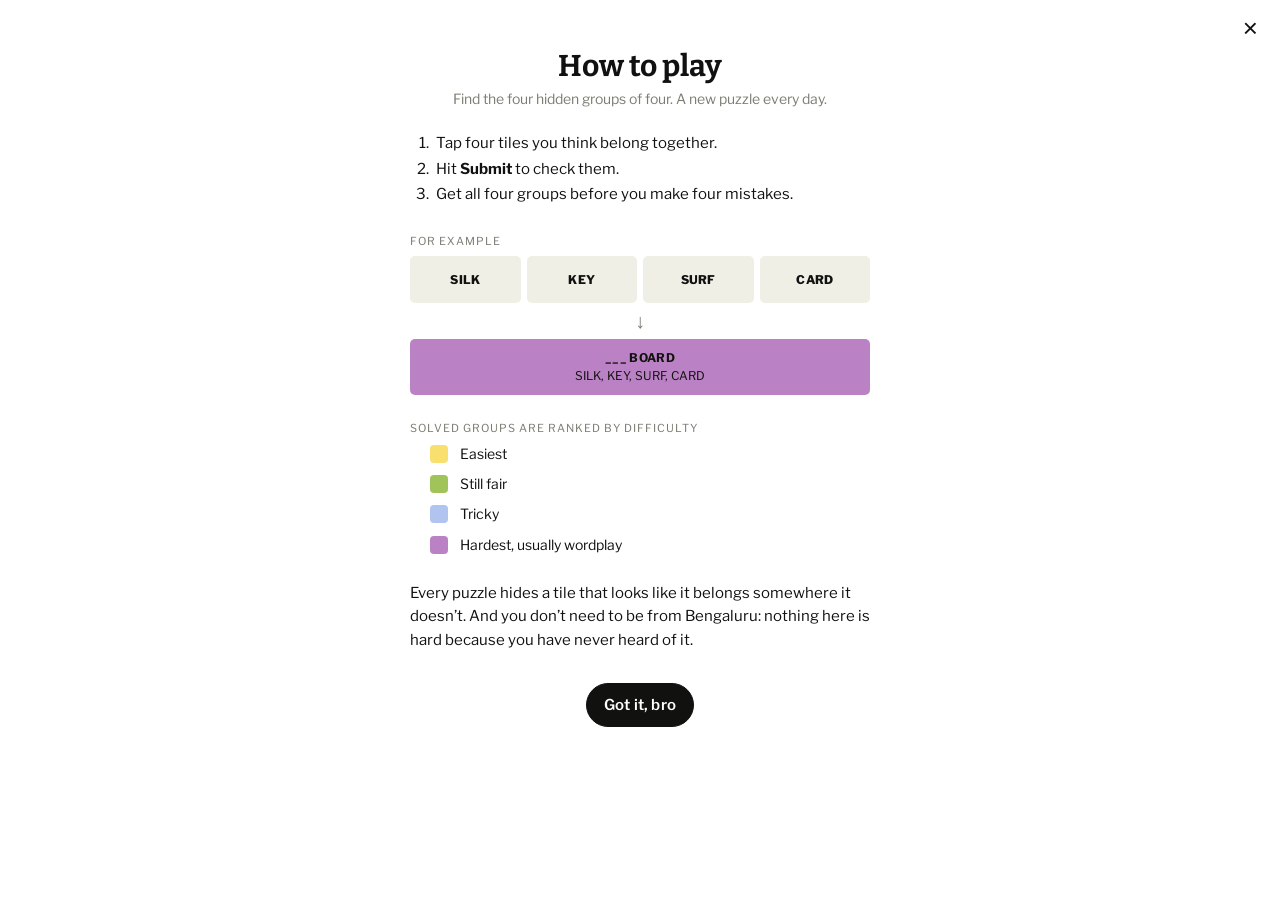
<file: index.html>
<!doctype html>
<html lang="en">
<head>
<meta charset="utf-8">
<meta name="viewport" content="width=device-width,initial-scale=1,viewport-fit=cover">
<title>Namma Konnecshuns</title>
<meta name="description" content="A Bengaluru and Karnataka edition of Connections. Find four groups of four.">
<link rel="preconnect" href="https://fonts.googleapis.com">
<link rel="preconnect" href="https://fonts.gstatic.com" crossorigin>
<link href="https://fonts.googleapis.com/css2?family=Bitter:wght@700;800&family=Libre+Franklin:wght@400;500;600;700;800&display=swap" rel="stylesheet">
<link rel="stylesheet" href="style.css">
</head>
<body>

<header>
  <div class="brand">
    <div class="wordmark"><span class="namma">Namma</span> Konnecshuns</div>
    <div class="date" id="today"></div>
  </div>
  <div class="hbtns">
    <button class="icon-btn" id="howBtn">How to play</button>
    <button class="icon-btn" id="archBtn">Archive</button>
  </div>
</header>

<main>
  <div class="tagline">Create four groups of four!</div>
  <div class="puzzle-name" id="playing"></div>
  <div class="hint" id="hint">Tap four tiles that go together, then hit Submit.</div>

  <div id="board">
    <div id="solved"></div>
    <div id="grid"></div>
  </div>

  <div class="mistakes">
    <span>Mistakes remaining:</span>
    <span id="dots" style="display:flex;gap:8px"></span>
  </div>

  <div class="controls">
    <button class="btn" id="shuffle">Shuffle</button>
    <button class="btn" id="deselect">Deselect all</button>
    <button class="btn filled" id="submit">Submit</button>
  </div>
</main>

<div id="toast"></div>

<!-- how to play -->
<div class="overlay" id="how">
  <button class="close-x" data-close>&times;</button>
  <div class="sheet">
    <h2>How to play</h2>
    <div class="sub">Find the four hidden groups of four. A new puzzle every day.</div>

    <ol class="steps">
      <li>Tap four tiles you think belong together.</li>
      <li>Hit <b>Submit</b> to check them.</li>
      <li>Get all four groups before you make four mistakes.</li>
    </ol>

    <div class="eg-label">For example</div>
    <div class="demo">
      <div class="demo-row">
        <div class="t">SILK</div><div class="t">KEY</div><div class="t">SURF</div><div class="t">CARD</div>
      </div>
      <div class="demo-arrow">&darr;</div>
      <div class="demo-solved lv3">
        <b>___ BOARD</b>
        <span>SILK, KEY, SURF, CARD</span>
      </div>
    </div>

    <div class="eg-label">Solved groups are ranked by difficulty</div>
    <ul class="legend">
      <li><span class="swatch lv0"></span> Easiest</li>
      <li><span class="swatch lv1"></span> Still fair</li>
      <li><span class="swatch lv2"></span> Tricky</li>
      <li><span class="swatch lv3"></span> Hardest, usually wordplay</li>
    </ul>

    <p>Every puzzle hides a tile that looks like it belongs somewhere it doesn&rsquo;t. And you don&rsquo;t need to be from Bengaluru: nothing here is hard because you have never heard of it.</p>

    <button class="btn filled" data-close style="margin-top:16px">Got it, bro</button>
  </div>
</div>

<!-- archive -->
<div class="overlay" id="archive">
  <button class="close-x" data-close>&times;</button>
  <div class="sheet">
    <h2>Archive</h2>
    <div class="sub">Every past day is playable. Finish today&rsquo;s, then work backwards. Each day saves separately on this device.</div>
    <div class="plist" id="plist"></div>
  </div>
</div>

<!-- results -->
<div class="overlay" id="results">
  <button class="close-x" data-close>&times;</button>
  <div class="sheet">
    <h2 id="resTitle"></h2>
    <div class="sub" id="resSub"></div>
    <div class="emoji-grid" id="emojiGrid"></div>
    <div style="display:flex;flex-direction:column;gap:10px;align-items:center">
      <button class="btn filled" id="shareBtn">Share results</button>
      <button class="btn" id="nextBtn">Next puzzle</button>
      <button class="btn" id="replayBtn">Replay this one</button>
      <button class="btn" data-close style="border:none;text-decoration:underline">Back to board</button>
    </div>
  </div>
</div>

<script src="puzzles.js"></script>
<script src="app.js"></script>
</body>
</html>
</file>
<file: style.css>
/* Namma Konnecshuns - light is the home theme; dark is a full second palette. */
:root{
  /* category colours are the game's identity - identical in both themes */
  --yellow:#f9df6d;
  --green:#a0c35a;
  --blue:#b0c4ef;
  --purple:#ba81c5;
  --on-cat:#12120f;

  --bg:#fff;
  --ink:#111110;
  --muted:#7c7c72;
  --line:#dcdcd4;
  --tile:#efefe6;
  --tile-hover:#e5e5da;
  --selected:#5a594e;
  --sel-ink:#fff;
  --btn-hover:#f2f2ec;
  --disabled:#c3c3bb;
  --accent:#d3492f;
  --ok:#3f7d1f;
  --bad:#b03030;
  --board:624px;
}
:root:not([data-theme="light"]) { color-scheme:light }
@media (prefers-color-scheme:dark){
  :root:not([data-theme="light"]){
    --bg:#121214;
    --ink:#eceae4;
    --muted:#8d8d85;
    --line:#2c2c30;
    --tile:#2c2c2f;
    --tile-hover:#3a3a3e;
    --selected:#6f6e60;
    --sel-ink:#fff;
    --btn-hover:#232326;
    --disabled:#4b4b50;
    --accent:#ff7a63;
    --ok:#8ec45c;
    --bad:#e2705f;
    color-scheme:dark;
  }
}
:root[data-theme="dark"]{
  --bg:#121214;
  --ink:#eceae4;
  --muted:#8d8d85;
  --line:#2c2c30;
  --tile:#2c2c2f;
  --tile-hover:#3a3a3e;
  --selected:#6f6e60;
  --sel-ink:#fff;
  --btn-hover:#232326;
  --disabled:#4b4b50;
  --accent:#ff7a63;
  --ok:#8ec45c;
  --bad:#e2705f;
  color-scheme:dark;
}

*{box-sizing:border-box;-webkit-tap-highlight-color:transparent}
html,body{margin:0;padding:0}
body{
  background:var(--bg);
  color:var(--ink);
  font-family:'Libre Franklin',"Helvetica Neue",Helvetica,Arial,sans-serif;
  display:flex;flex-direction:column;align-items:center;
  min-height:100dvh;
  overflow-x:hidden;
}
:focus-visible{outline:2px solid var(--ink);outline-offset:2px}

/* ---------- header ---------- */
header{
  width:100%;border-bottom:1px solid var(--line);
  display:flex;align-items:center;justify-content:space-between;
  padding:10px 16px;gap:12px;
}
.brand{display:flex;align-items:baseline;gap:10px;min-width:0}
.wordmark{
  font-family:'Bitter',Georgia,'Times New Roman',serif;
  font-weight:700;font-size:26px;letter-spacing:-.4px;white-space:nowrap;
}
.wordmark .namma{color:var(--accent)}
.date{font-size:12px;color:var(--muted);letter-spacing:.4px;white-space:nowrap}
.hbtns{display:flex;gap:8px;flex-shrink:0}
.icon-btn{
  border:1px solid var(--ink);background:transparent;color:var(--ink);border-radius:999px;
  padding:6px 14px;font:inherit;font-size:12px;font-weight:600;cursor:pointer;letter-spacing:.3px;
}
.icon-btn:hover{background:var(--btn-hover)}

/* ---------- main ---------- */
main{width:100%;max-width:var(--board);padding:14px 16px 40px;display:flex;flex-direction:column;align-items:center}
.tagline{font-size:16px;margin:10px 0 6px;font-weight:500}
.puzzle-name{font-size:12px;letter-spacing:1.2px;text-transform:uppercase;color:var(--muted);margin-bottom:14px}
/* first-timer nudge; removes itself once a guess has been made */
.hint{font-size:13px;color:var(--muted);margin:-8px 0 14px;text-align:center}
.hint.gone{display:none}

#board{width:100%;display:flex;flex-direction:column;gap:8px}

.solved-row{
  border-radius:6px;height:80px;color:var(--on-cat);
  display:flex;flex-direction:column;align-items:center;justify-content:center;
  text-align:center;padding:6px 10px;animation:drop .35s ease;
}
.solved-row .cat{font-weight:800;font-size:clamp(13px,3.4vw,17px);letter-spacing:.2px;text-transform:uppercase}
.solved-row .members{font-size:clamp(12px,3.2vw,16px);margin-top:2px}
.lv0{background:var(--yellow)}
.lv1{background:var(--green)}
.lv2{background:var(--blue)}
.lv3{background:var(--purple)}
@keyframes drop{from{opacity:0;transform:translateY(-8px) scale(.98)}to{opacity:1;transform:none}}

#grid{display:grid;grid-template-columns:repeat(4,minmax(0,1fr));gap:8px}
.tile{
  height:80px;border:none;border-radius:6px;background:var(--tile);color:var(--ink);
  font-family:inherit;font-weight:800;letter-spacing:.2px;text-transform:uppercase;
  font-size:16px;line-height:1.05;cursor:pointer;padding:4px 3px;
  display:flex;align-items:center;justify-content:center;text-align:center;
  transition:background .1s ease,color .1s ease,transform .08s ease;
  word-break:normal;overflow-wrap:normal;white-space:normal;overflow:hidden;
}
.tile:hover{background:var(--tile-hover)}
.tile.sel,.tile.sel:hover{background:var(--selected);color:var(--sel-ink)}
.tile.pop{animation:pop .12s ease}
@keyframes pop{50%{transform:scale(1.06)}}
.tile.jiggle{animation:jiggle .55s ease}
@keyframes jiggle{
  10%,90%{transform:translateX(-2px)}
  20%,80%{transform:translateX(3px)}
  30%,50%,70%{transform:translateX(-5px)}
  40%,60%{transform:translateX(5px)}
}
.tile.bounce{animation:bounce .45s ease}
@keyframes bounce{
  30%{transform:translateY(-11px)}
  60%{transform:translateY(0)}
  80%{transform:translateY(-4px)}
  100%{transform:translateY(0)}
}

/* ---------- mistakes + controls ---------- */
.mistakes{display:flex;align-items:center;gap:8px;margin:22px 0 16px;font-size:15px}
.dot{width:16px;height:16px;border-radius:50%;background:var(--selected);transition:transform .2s ease,opacity .2s ease}
.dot.gone{transform:scale(.1);opacity:0}
.controls{display:flex;gap:8px;flex-wrap:wrap;justify-content:center}
.btn{
  border:1px solid var(--ink);background:transparent;color:var(--ink);
  border-radius:999px;padding:12px 17px;font:inherit;font-size:15px;font-weight:600;
  cursor:pointer;letter-spacing:.2px;
}
.btn:hover:not(:disabled){background:var(--btn-hover)}
.btn:disabled{border-color:var(--disabled);color:var(--disabled);cursor:default}
.btn.filled{background:var(--ink);color:var(--bg)}
.btn.filled:hover:not(:disabled){opacity:.85}
.btn.filled:disabled{background:var(--disabled);border-color:var(--disabled);color:var(--bg)}

/* ---------- toast ---------- */
#toast{
  position:fixed;left:50%;top:88px;transform:translate(-50%,-14px);
  background:var(--ink);color:var(--bg);border-radius:6px;padding:11px 16px;
  font-size:14px;font-weight:600;opacity:0;pointer-events:none;
  transition:opacity .18s ease,transform .18s ease;z-index:60;white-space:nowrap;
}
#toast.show{opacity:1;transform:translate(-50%,0)}

/* ---------- overlays ---------- */
.overlay{
  position:fixed;inset:0;background:var(--bg);z-index:70;
  display:none;align-items:flex-start;justify-content:center;padding:24px 16px;overflow-y:auto;
}
.overlay.open{display:flex}
.sheet{width:100%;max-width:460px;text-align:center;padding-top:18px}
.sheet h2{font-family:'Bitter',Georgia,serif;font-size:30px;margin:6px 0 4px;text-wrap:balance}
.sheet .sub{font-size:14px;color:var(--muted);margin-bottom:22px;line-height:1.5}
.sheet p{font-size:15px;line-height:1.55;text-align:left}
.sheet ul{text-align:left;font-size:15px;line-height:1.6;padding-left:20px}
.steps{text-align:left;font-size:15px;line-height:1.7;padding-left:22px;margin:0 0 26px}
.steps li{padding-left:4px}
.eg-label{font-size:11px;letter-spacing:1px;text-transform:uppercase;color:var(--muted);text-align:left;margin-bottom:8px}
.demo{margin:0 0 26px}
.demo-row{display:grid;grid-template-columns:repeat(4,minmax(0,1fr));gap:6px}
.demo-row .t{
  background:var(--tile);color:var(--ink);border-radius:5px;padding:16px 2px;
  font-weight:800;font-size:12px;letter-spacing:.2px;text-align:center;
}
.demo-arrow{color:var(--muted);font-size:20px;line-height:1;margin:8px 0}
.demo-solved{border-radius:5px;padding:11px 8px;color:var(--on-cat)}
.demo-solved b{display:block;font-size:12px;letter-spacing:.3px}
.demo-solved span{font-size:12px}
.legend{list-style:none;padding-left:0;display:flex;flex-direction:column;gap:8px;margin:0 0 26px}
.legend li{display:flex;align-items:center;gap:12px;font-size:14px}
.swatch{width:18px;height:18px;border-radius:4px;flex-shrink:0}
.close-x{position:absolute;top:14px;right:16px;background:none;border:none;color:var(--ink);font-size:26px;cursor:pointer;line-height:1}
.emoji-grid{display:inline-flex;flex-direction:column;gap:3px;margin:6px 0 20px;font-size:24px;line-height:1}
.plist{display:flex;flex-direction:column;gap:8px;margin-top:8px}
.pitem{
  display:flex;justify-content:space-between;align-items:center;gap:10px;
  border:1px solid var(--line);border-radius:8px;padding:12px 14px;
  background:transparent;color:var(--ink);cursor:pointer;font:inherit;font-size:15px;text-align:left;
}
.pitem:hover{background:var(--btn-hover)}
.pitem.active{border-color:var(--ink);border-width:2px}
.pitem .tag{font-size:11px;letter-spacing:.6px;text-transform:uppercase;color:var(--muted);white-space:nowrap}
.pitem .tag.done{color:var(--ok);font-weight:700}
.pitem .tag.lost{color:var(--bad);font-weight:700}

@media (max-width:560px){
  .wordmark{font-size:17px}
  header{padding:9px 12px}
  .icon-btn{font-size:11px;padding:5px 10px}
  main{padding:12px 12px 40px}
  .tile{height:76px;font-size:15px}
  #grid,#board{gap:6px}
  .solved-row{height:76px}
  .date{display:none}
  .btn{padding:11px 14px;font-size:14px}
}
@media (prefers-reduced-motion:reduce){
  *{animation-duration:.01ms !important;transition-duration:.01ms !important}
}
</file>
